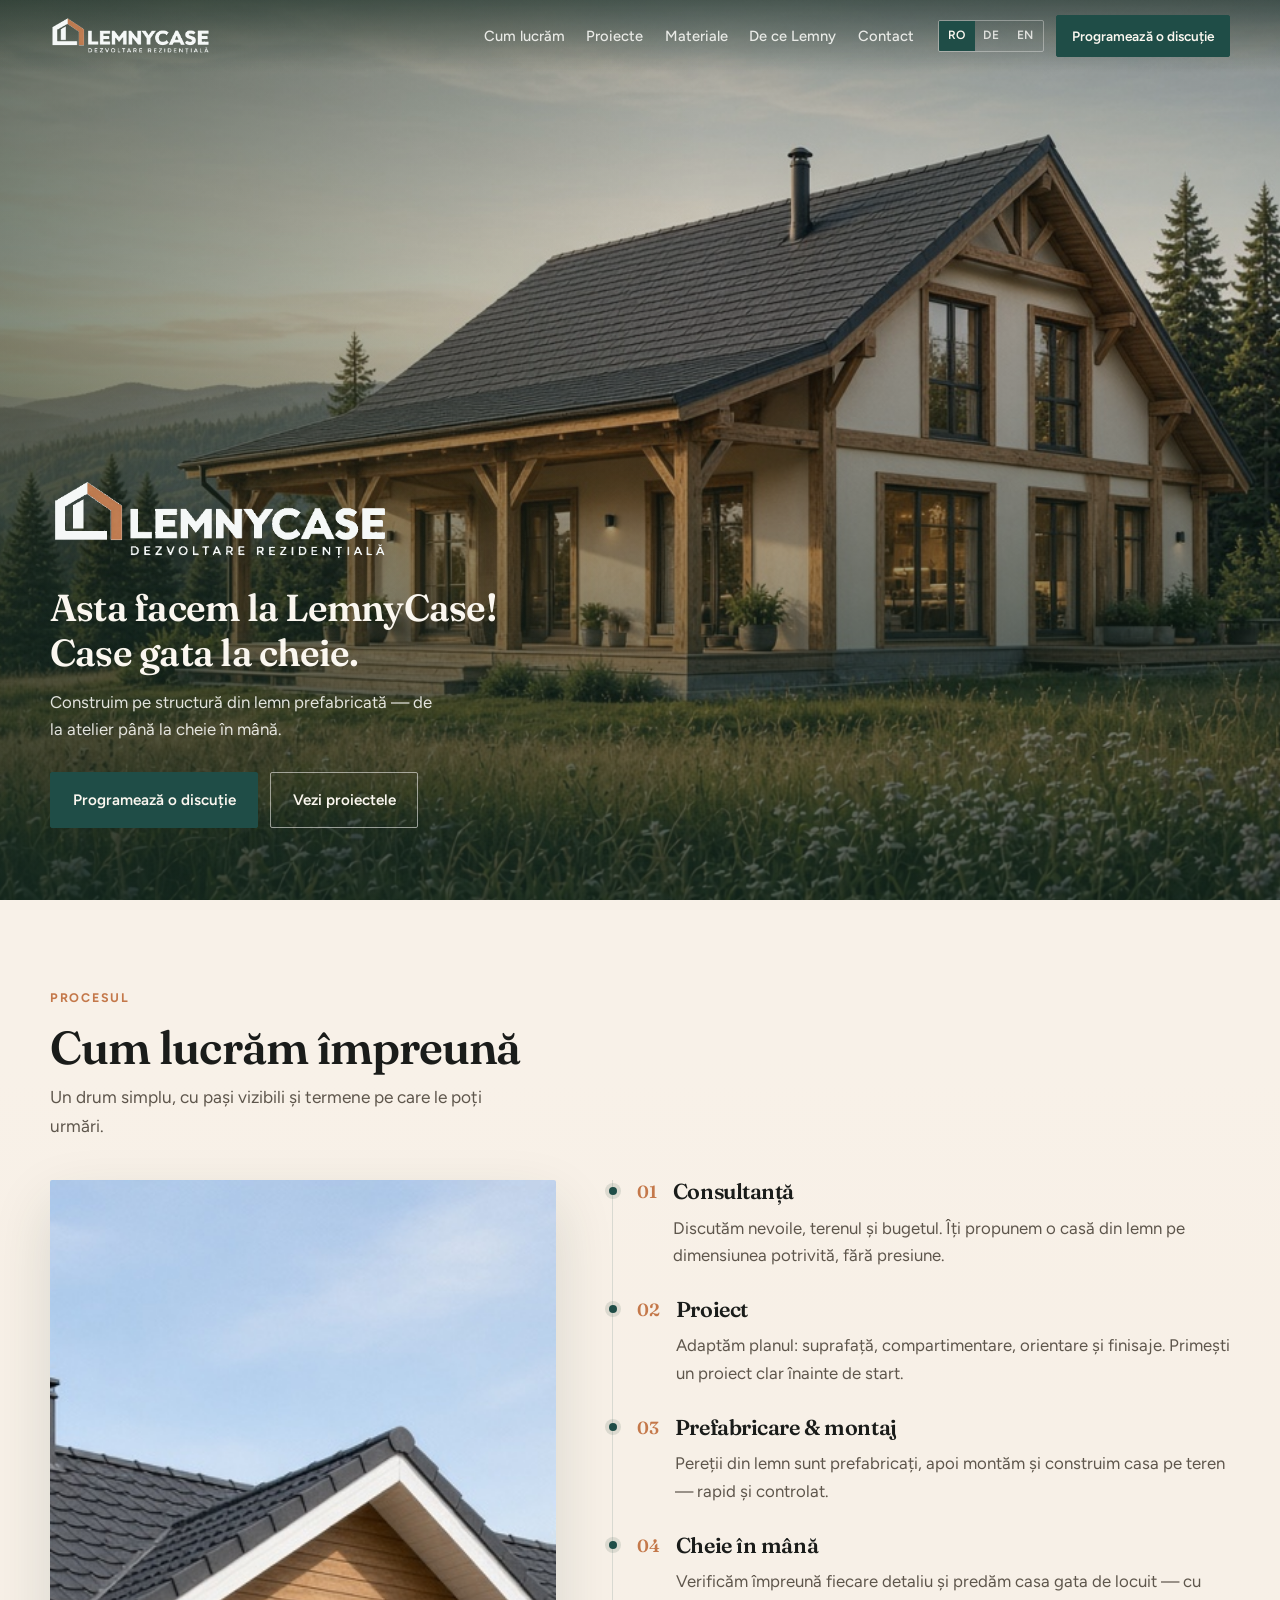
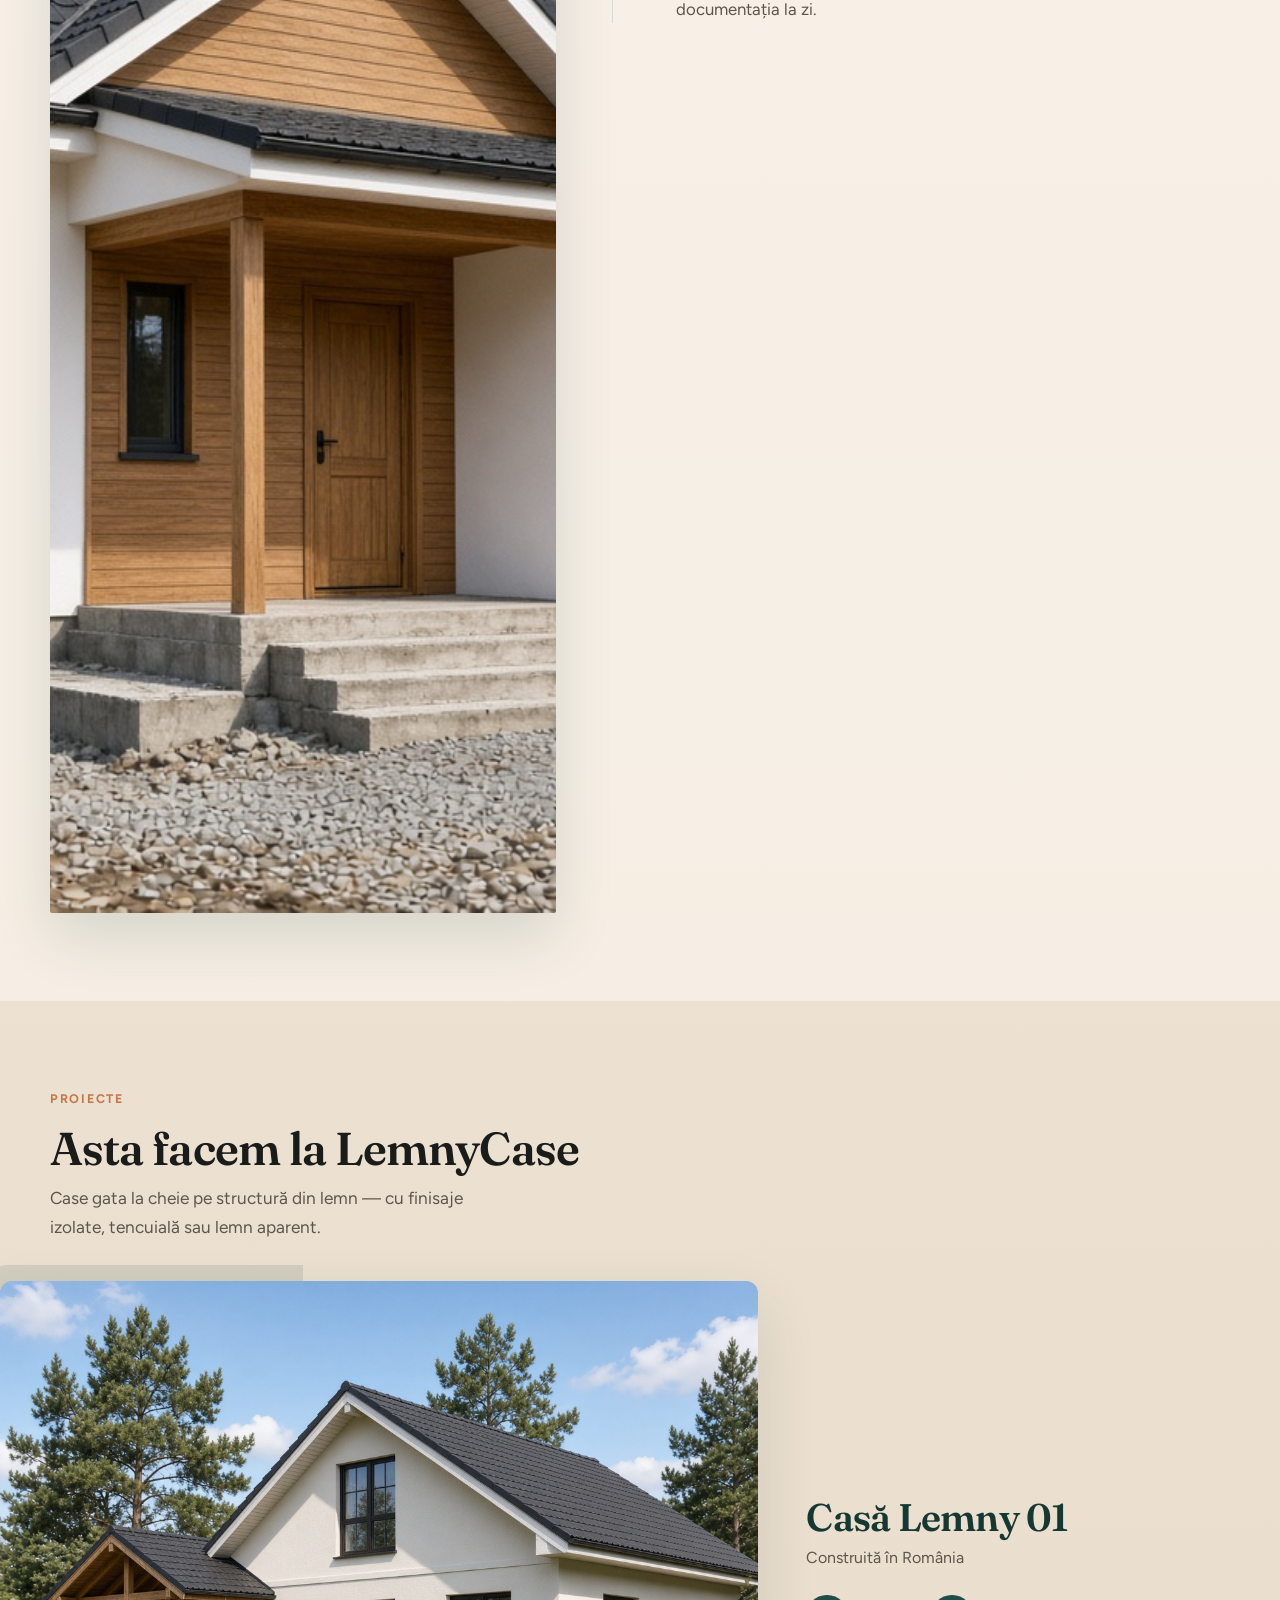
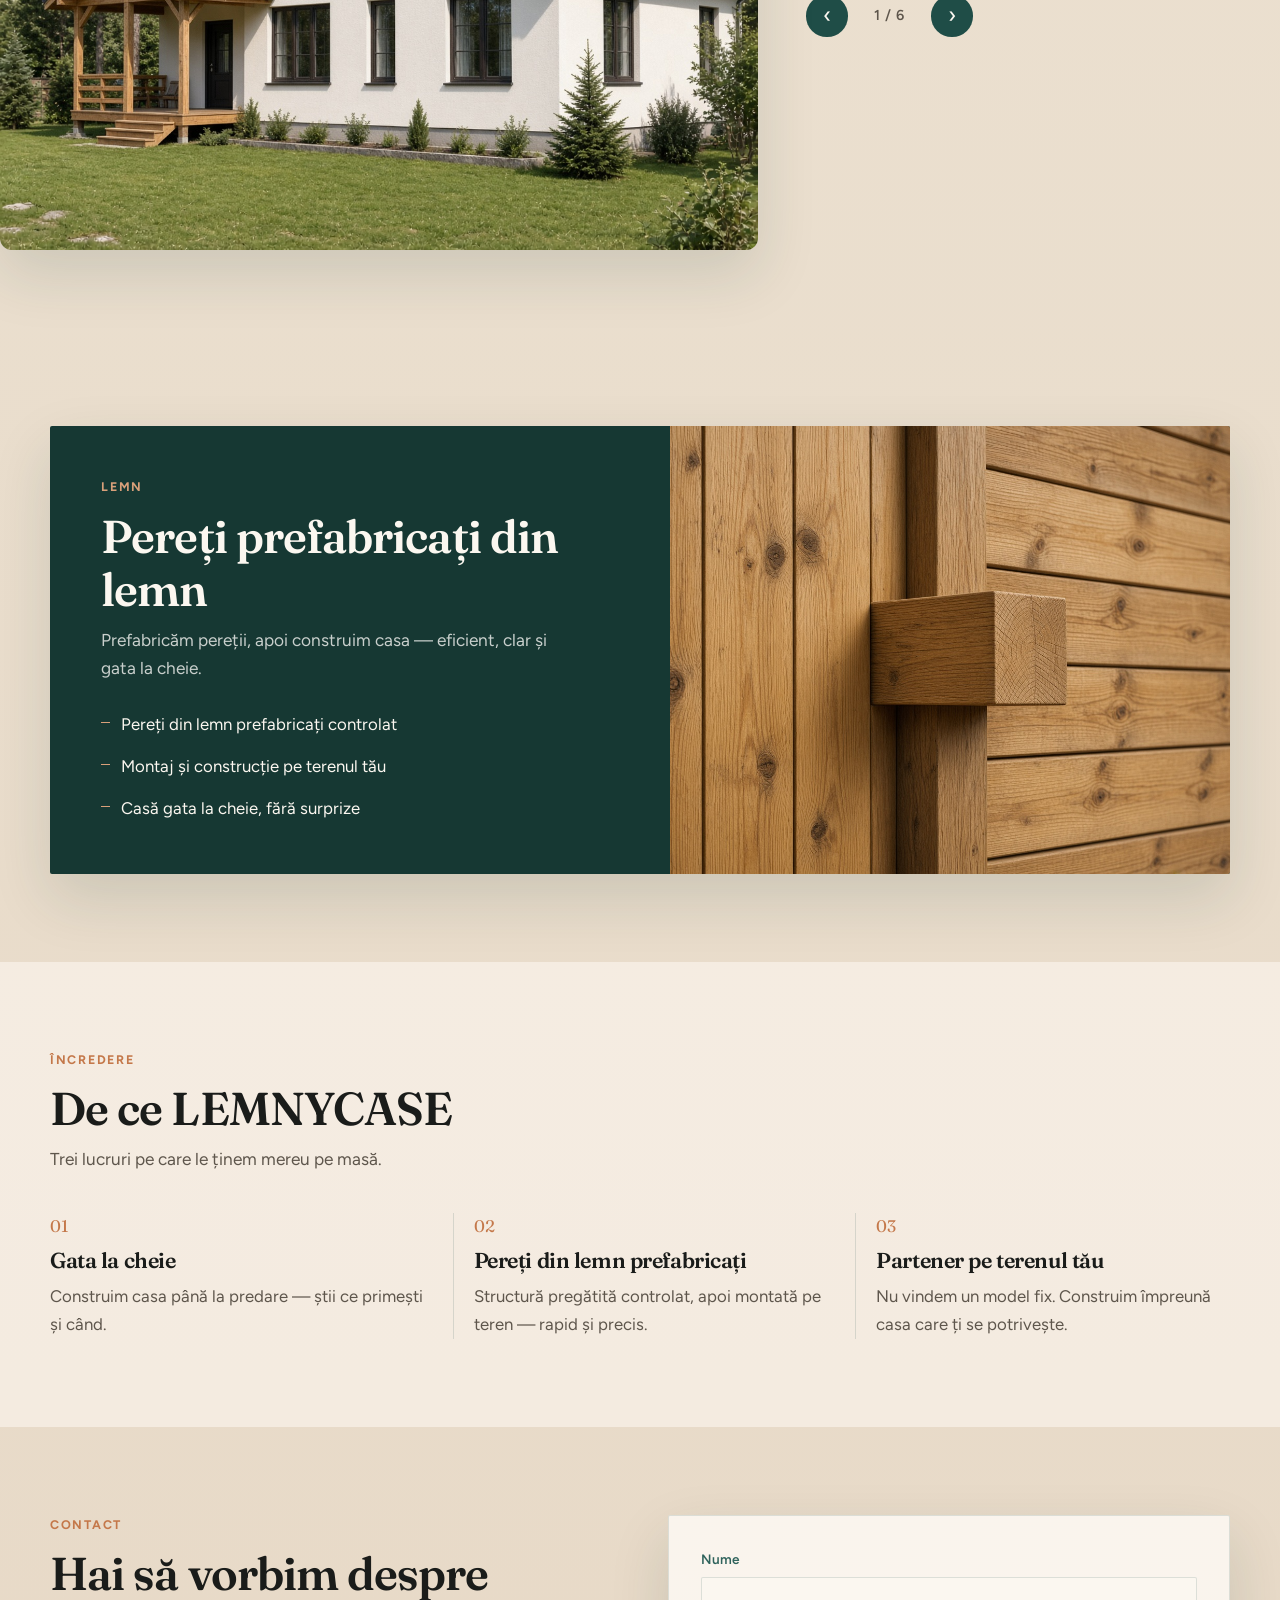
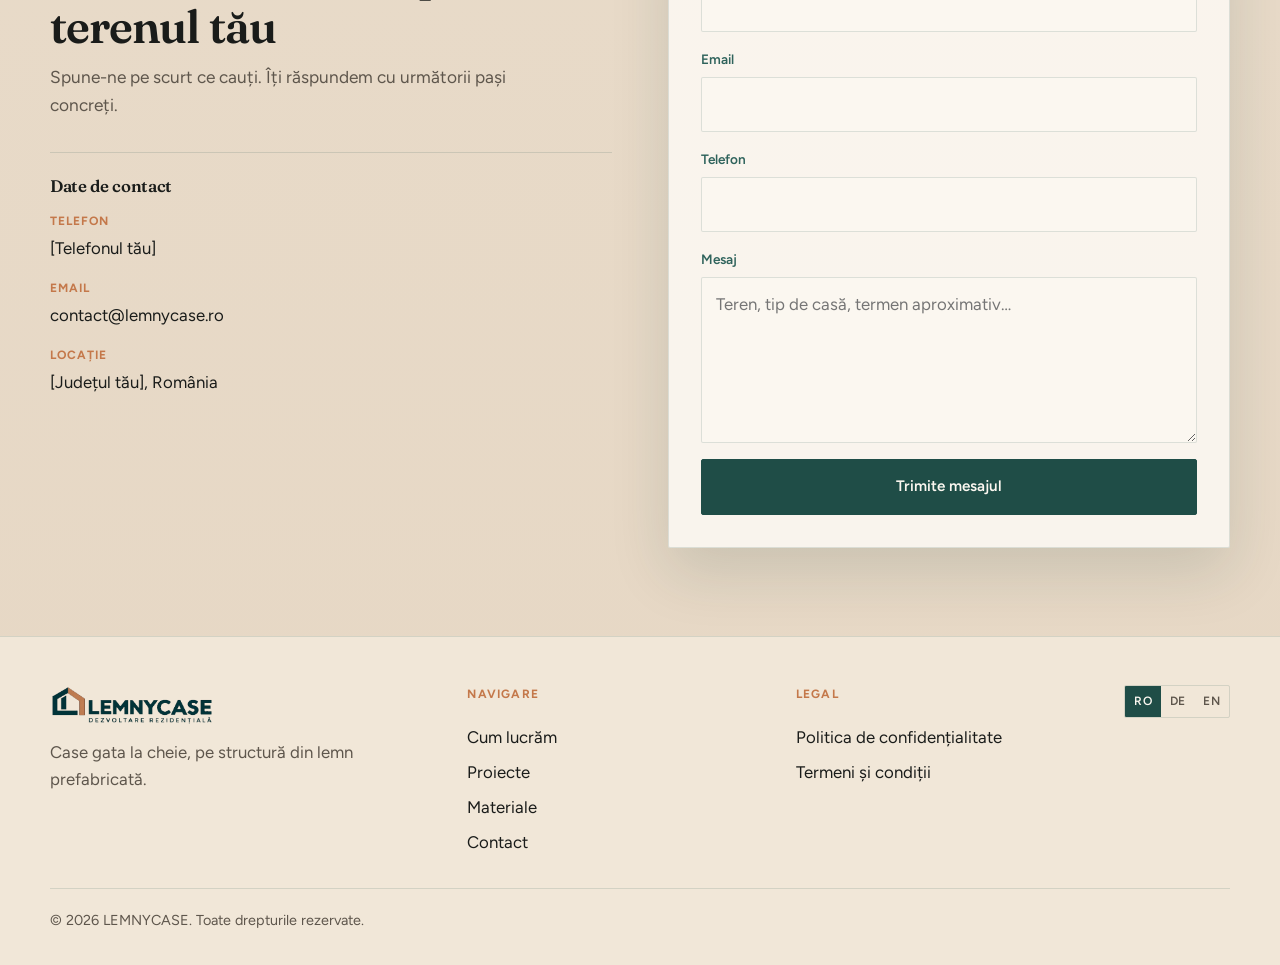
<file: index.html>
<!DOCTYPE html>
<html lang="ro">
<head>
  <meta charset="UTF-8" />
  <meta name="viewport" content="width=device-width, initial-scale=1" />
  <title>LEMNYCASE — Case gata la cheie din lemn prefabricat | România</title>
  <meta name="description" content="LEMNYCASE construiește case gata la cheie pe structură din lemn prefabricată în România. De la consultanță și proiect până la montaj și predare." />
  <meta name="keywords" content="case din lemn, case prefabricate, case gata la cheie, casă lemn România, structură lemn, LEMNYCASE, lemnycase.ro" />
  <meta name="author" content="LEMNYCASE" />
  <meta name="robots" content="index, follow, max-image-preview:large" />
  <meta name="theme-color" content="#1f4d47" />
  <meta name="geo.region" content="RO" />
  <link rel="canonical" href="https://lemnycase.ro/" />
  <link rel="alternate" hreflang="ro" href="https://lemnycase.ro/" />
  <link rel="alternate" hreflang="x-default" href="https://lemnycase.ro/" />

  <meta property="og:type" content="website" />
  <meta property="og:site_name" content="LEMNYCASE" />
  <meta property="og:locale" content="ro_RO" />
  <meta property="og:locale:alternate" content="de_DE" />
  <meta property="og:locale:alternate" content="en_US" />
  <meta property="og:url" content="https://lemnycase.ro/" />
  <meta property="og:title" content="LEMNYCASE — Case gata la cheie din lemn prefabricat" />
  <meta property="og:description" content="Case gata la cheie pe structură din lemn prefabricată în România. De la atelier până la cheie în mână." />
  <meta property="og:image" content="https://lemnycase.ro/assets/images/hero.jpg" />
  <meta property="og:image:alt" content="Casă LEMNYCASE pe structură din lemn" />

  <meta name="twitter:card" content="summary_large_image" />
  <meta name="twitter:title" content="LEMNYCASE — Case gata la cheie din lemn prefabricat" />
  <meta name="twitter:description" content="Case gata la cheie pe structură din lemn prefabricată în România. De la atelier până la cheie în mână." />
  <meta name="twitter:image" content="https://lemnycase.ro/assets/images/hero.jpg" />

  <link rel="icon" href="favicon.ico" sizes="any" />
  <link rel="icon" type="image/png" href="assets/brand/favicon-32.png" sizes="32x32" />
  <link rel="apple-touch-icon" href="assets/brand/apple-touch-icon.png" />
  <link rel="manifest" href="site.webmanifest" />
  <link rel="preconnect" href="https://fonts.googleapis.com" />
  <link rel="preconnect" href="https://fonts.gstatic.com" crossorigin />
  <link href="https://fonts.googleapis.com/css2?family=Figtree:wght@400;500;600;700&family=Fraunces:opsz,wght@9..144,500;9..144,600;9..144,700&display=swap" rel="stylesheet" />
  <link rel="stylesheet" href="css/styles.css" />

  <script type="application/ld+json">
  {
    "@context": "https://schema.org",
    "@graph": [
      {
        "@type": "WebSite",
        "@id": "https://lemnycase.ro/#website",
        "url": "https://lemnycase.ro/",
        "name": "LEMNYCASE",
        "description": "Case gata la cheie pe structură din lemn prefabricată în România.",
        "inLanguage": ["ro", "de", "en"],
        "publisher": { "@id": "https://lemnycase.ro/#organization" }
      },
      {
        "@type": "Organization",
        "@id": "https://lemnycase.ro/#organization",
        "name": "LEMNYCASE",
        "url": "https://lemnycase.ro/",
        "logo": "https://lemnycase.ro/assets/brand/logo.png",
        "email": "contact@lemnycase.ro",
        "areaServed": {
          "@type": "Country",
          "name": "Romania"
        },
        "description": "Construim case gata la cheie pe structură din lemn prefabricată."
      },
      {
        "@type": "WebPage",
        "@id": "https://lemnycase.ro/#webpage",
        "url": "https://lemnycase.ro/",
        "name": "LEMNYCASE — Case gata la cheie din lemn prefabricat",
        "isPartOf": { "@id": "https://lemnycase.ro/#website" },
        "about": { "@id": "https://lemnycase.ro/#organization" },
        "description": "LEMNYCASE construiește case gata la cheie pe structură din lemn prefabricată în România.",
        "inLanguage": "ro"
      }
    ]
  }
  </script>
</head>
<body>
  <a class="skip-link" href="#main">Skip to content</a>

  <header class="site-header" id="top">
    <div class="header-inner">
      <a class="logo" href="#top" aria-label="LEMNYCASE">
        <img class="logo-img logo-img-light" src="assets/brand/logo-light.png" alt="LEMNYCASE" width="220" height="56" />
        <img class="logo-img logo-img-dark" src="assets/brand/logo.png" alt="LEMNYCASE" width="220" height="56" />
      </a>

      <nav class="nav" aria-label="Primary">
        <a href="#process" data-i18n="nav.process">Cum lucrăm</a>
        <a href="#homes" data-i18n="nav.homes">Proiecte</a>
        <a href="#materials" data-i18n="nav.materials">Materiale</a>
        <a href="#why" data-i18n="nav.why">De ce Lemny</a>
        <a href="#contact" data-i18n="nav.contact">Contact</a>
      </nav>

      <div class="header-actions">
        <div class="lang-switch" role="group" aria-label="Language">
          <button type="button" data-lang-btn="ro" aria-pressed="true">RO</button>
          <button type="button" data-lang-btn="de" aria-pressed="false">DE</button>
          <button type="button" data-lang-btn="en" aria-pressed="false">EN</button>
        </div>
        <a class="btn btn-small header-cta" href="#contact" data-i18n="nav.cta">Programează o discuție</a>
        <button class="nav-toggle" type="button" aria-expanded="false" aria-controls="mobile-nav" aria-label="Menu">
          <span></span><span></span>
        </button>
      </div>
    </div>

    <div class="mobile-nav" id="mobile-nav" hidden>
      <a href="#process" data-i18n="nav.process">Cum lucrăm</a>
      <a href="#homes" data-i18n="nav.homes">Proiecte</a>
      <a href="#materials" data-i18n="nav.materials">Materiale</a>
      <a href="#why" data-i18n="nav.why">De ce Lemny</a>
      <a href="#contact" data-i18n="nav.contact">Contact</a>
      <a class="btn" href="#contact" data-i18n="nav.cta">Programează o discuție</a>
    </div>
  </header>

  <main id="main">
    <section class="hero" aria-label="LEMNYCASE">
      <div class="hero-media" aria-hidden="true">
        <img src="assets/images/hero.jpg" alt="" width="2000" height="1333" fetchpriority="high" />
      </div>
      <div class="hero-veil" aria-hidden="true"></div>
      <div class="hero-content">
        <img class="hero-logo" src="assets/brand/logo-light.png" alt="LEMNYCASE" width="320" height="81" />
        <h1 data-i18n="hero.headline">Asta facem la LemnyCase! Case gata la cheie.</h1>
        <p class="hero-sub" data-i18n="hero.sub">Construim pe structură din lemn prefabricată — de la atelier până la cheie în mână.</p>
        <div class="hero-actions">
          <a class="btn" href="#contact" data-i18n="hero.ctaPrimary">Programează o discuție</a>
          <a class="btn btn-ghost" href="#homes" data-i18n="hero.ctaSecondary">Vezi proiectele</a>
        </div>
      </div>
    </section>

    <section class="section process" id="process">
      <div class="section-intro reveal">
        <p class="eyebrow" data-i18n="process.eyebrow">Procesul</p>
        <h2 data-i18n="process.title">Cum lucrăm împreună</h2>
        <p class="lede" data-i18n="process.sub">Un drum simplu, cu pași vizibili și termene pe care le poți urmări.</p>
      </div>

      <div class="process-layout">
        <div class="process-visual reveal">
          <img src="assets/images/process.jpg" alt="" width="2000" height="1333" loading="lazy" />
        </div>
        <ol class="timeline">
          <li class="reveal">
            <span class="step-num">01</span>
            <div>
              <h3 data-i18n="process.step1.title">Consultanță</h3>
              <p data-i18n="process.step1.text">Discutăm nevoile, terenul și bugetul. Îți propunem o casă din lemn pe dimensiunea potrivită, fără presiune.</p>
            </div>
          </li>
          <li class="reveal">
            <span class="step-num">02</span>
            <div>
              <h3 data-i18n="process.step2.title">Proiect</h3>
              <p data-i18n="process.step2.text">Adaptăm planul: suprafață, compartimentare, orientare și finisaje. Primești un proiect clar înainte de start.</p>
            </div>
          </li>
          <li class="reveal">
            <span class="step-num">03</span>
            <div>
              <h3 data-i18n="process.step3.title">Prefabricare & montaj</h3>
              <p data-i18n="process.step3.text">Pereții din lemn sunt prefabricați, apoi montăm și construim casa pe teren — rapid și controlat.</p>
            </div>
          </li>
          <li class="reveal">
            <span class="step-num">04</span>
            <div>
              <h3 data-i18n="process.step4.title">Cheie în mână</h3>
              <p data-i18n="process.step4.text">Verificăm împreună fiecare detaliu și predăm casa gata de locuit — cu documentația la zi.</p>
            </div>
          </li>
        </ol>
      </div>
    </section>

    <section class="section homes" id="homes">
      <div class="section-intro reveal">
        <p class="eyebrow" data-i18n="homes.eyebrow">Proiecte</p>
        <h2 data-i18n="homes.title">Asta facem la LemnyCase</h2>
        <p class="lede" data-i18n="homes.sub">Case gata la cheie pe structură din lemn — cu finisaje izolate, tencuială sau lemn aparent.</p>
      </div>

      <div class="project-showcase reveal" data-project-showcase>
        <div class="project-main">
          <div class="project-accent" aria-hidden="true"></div>
          <img class="project-main-img" src="assets/images/project-1.jpg" alt="" width="2000" height="1333" data-project-main />
        </div>
        <div class="project-side">
          <h3 class="project-name" data-project-name>Casă Lemny 01</h3>
          <p class="project-place" data-project-place>Construită în România</p>
          <div class="project-controls">
            <button type="button" class="project-nav" data-project-prev aria-label="Previous">‹</button>
            <p class="project-count" data-project-count>1 / 6</p>
            <button type="button" class="project-nav" data-project-next aria-label="Next">›</button>
          </div>
        </div>
      </div>
    </section>

    <section class="section materials" id="materials">
      <div class="materials-panel reveal">
        <div class="materials-copy">
          <p class="eyebrow" data-i18n="materials.eyebrow">Lemn</p>
          <h2 data-i18n="materials.title">Pereți prefabricați din lemn</h2>
          <p class="lede" data-i18n="materials.sub">Prefabricăm pereții, apoi construim casa — eficient, clar și gata la cheie.</p>
          <ul class="materials-list">
            <li data-i18n="materials.point1">Pereți din lemn prefabricați controlat</li>
            <li data-i18n="materials.point2">Montaj și construcție pe terenul tău</li>
            <li data-i18n="materials.point3">Casă gata la cheie, fără surprize</li>
          </ul>
        </div>
        <div class="materials-media" aria-hidden="true">
          <img src="assets/images/materials.jpg" alt="" width="1800" height="1200" loading="lazy" />
        </div>
      </div>
    </section>

    <section class="section why" id="why">
      <div class="section-intro reveal">
        <p class="eyebrow" data-i18n="why.eyebrow">Încredere</p>
        <h2 data-i18n="why.title">De ce LEMNYCASE</h2>
        <p class="lede" data-i18n="why.sub">Trei lucruri pe care le ținem mereu pe masă.</p>
      </div>
      <div class="why-list">
        <div class="why-item reveal">
          <span class="why-index">01</span>
          <h3 data-i18n="why.item1.title">Gata la cheie</h3>
          <p data-i18n="why.item1.text">Construim casa până la predare — știi ce primești și când.</p>
        </div>
        <div class="why-item reveal">
          <span class="why-index">02</span>
          <h3 data-i18n="why.item2.title">Pereți din lemn prefabricați</h3>
          <p data-i18n="why.item2.text">Structură pregătită controlat, apoi montată pe teren — rapid și precis.</p>
        </div>
        <div class="why-item reveal">
          <span class="why-index">03</span>
          <h3 data-i18n="why.item3.title">Partener pe terenul tău</h3>
          <p data-i18n="why.item3.text">Nu vindem un model fix. Construim împreună casa care ți se potrivește.</p>
        </div>
      </div>
    </section>

    <section class="section contact" id="contact">
      <div class="contact-grid">
        <div class="contact-intro reveal">
          <p class="eyebrow" data-i18n="contact.eyebrow">Contact</p>
          <h2 data-i18n="contact.title">Hai să vorbim despre terenul tău</h2>
          <p class="lede" data-i18n="contact.sub">Spune-ne pe scurt ce cauți. Îți răspundem cu următorii pași concreți.</p>

          <div class="contact-details">
            <h3 data-i18n="contact.infoTitle">Date de contact</h3>
            <dl>
              <div>
                <dt data-i18n="contact.phoneLabel">Telefon</dt>
                <dd data-i18n="contact.phoneValue">[Telefonul tău]</dd>
              </div>
              <div>
                <dt data-i18n="contact.emailLabel">Email</dt>
                <dd><a href="mailto:contact@lemnycase.ro" data-i18n="contact.emailValue">contact@lemnycase.ro</a></dd>
              </div>
              <div>
                <dt data-i18n="contact.locationLabel">Locație</dt>
                <dd data-i18n="contact.locationValue">[Județul tău], România</dd>
              </div>
            </dl>
          </div>
        </div>

        <form class="contact-form reveal" id="contact-form" novalidate>
          <label>
            <span data-i18n="contact.name">Nume</span>
            <input type="text" name="name" required autocomplete="name" />
          </label>
          <label>
            <span data-i18n="contact.email">Email</span>
            <input type="email" name="email" required autocomplete="email" />
          </label>
          <label>
            <span data-i18n="contact.phone">Telefon</span>
            <input type="tel" name="phone" autocomplete="tel" />
          </label>
          <label>
            <span data-i18n="contact.message">Mesaj</span>
            <textarea name="message" rows="5" required data-i18n-placeholder="contact.messagePlaceholder" placeholder="Teren, tip de casă, termen aproximativ…"></textarea>
          </label>
          <button class="btn" type="submit" data-i18n="contact.submit">Trimite mesajul</button>
          <p class="form-status" id="form-status" role="status" hidden></p>
        </form>
      </div>
    </section>
  </main>

  <footer class="site-footer">
    <div class="footer-inner">
      <div class="footer-brand">
        <a class="logo" href="#top" aria-label="LEMNYCASE">
          <img class="logo-img" src="assets/brand/logo.png" alt="LEMNYCASE" width="220" height="56" />
        </a>
        <p data-i18n="footer.tagline">Case gata la cheie, pe structură din lemn prefabricată.</p>
      </div>
      <div class="footer-nav">
        <p class="footer-heading" data-i18n="footer.nav">Navigare</p>
        <a href="#process" data-i18n="nav.process">Cum lucrăm</a>
        <a href="#homes" data-i18n="nav.homes">Proiecte</a>
        <a href="#materials" data-i18n="nav.materials">Materiale</a>
        <a href="#contact" data-i18n="nav.contact">Contact</a>
      </div>
      <div class="footer-nav">
        <p class="footer-heading" data-i18n="footer.legal">Legal</p>
        <a href="politica-confidentialitate.html" data-i18n="footer.privacy">Politica de confidențialitate</a>
        <a href="termeni-conditii.html" data-i18n="footer.terms">Termeni și condiții</a>
      </div>
      <div class="footer-lang">
        <div class="lang-switch" role="group" aria-label="Language">
          <button type="button" data-lang-btn="ro">RO</button>
          <button type="button" data-lang-btn="de">DE</button>
          <button type="button" data-lang-btn="en">EN</button>
        </div>
      </div>
    </div>
    <p class="footer-copy"><span>© <span id="year"></span> LEMNYCASE.</span> <span data-i18n="footer.rights">Toate drepturile rezervate.</span></p>
  </footer>

  <script src="js/i18n.js"></script>
  <script src="js/legal-i18n.js"></script>
  <script src="js/main.js"></script>
</body>
</html>
</file>
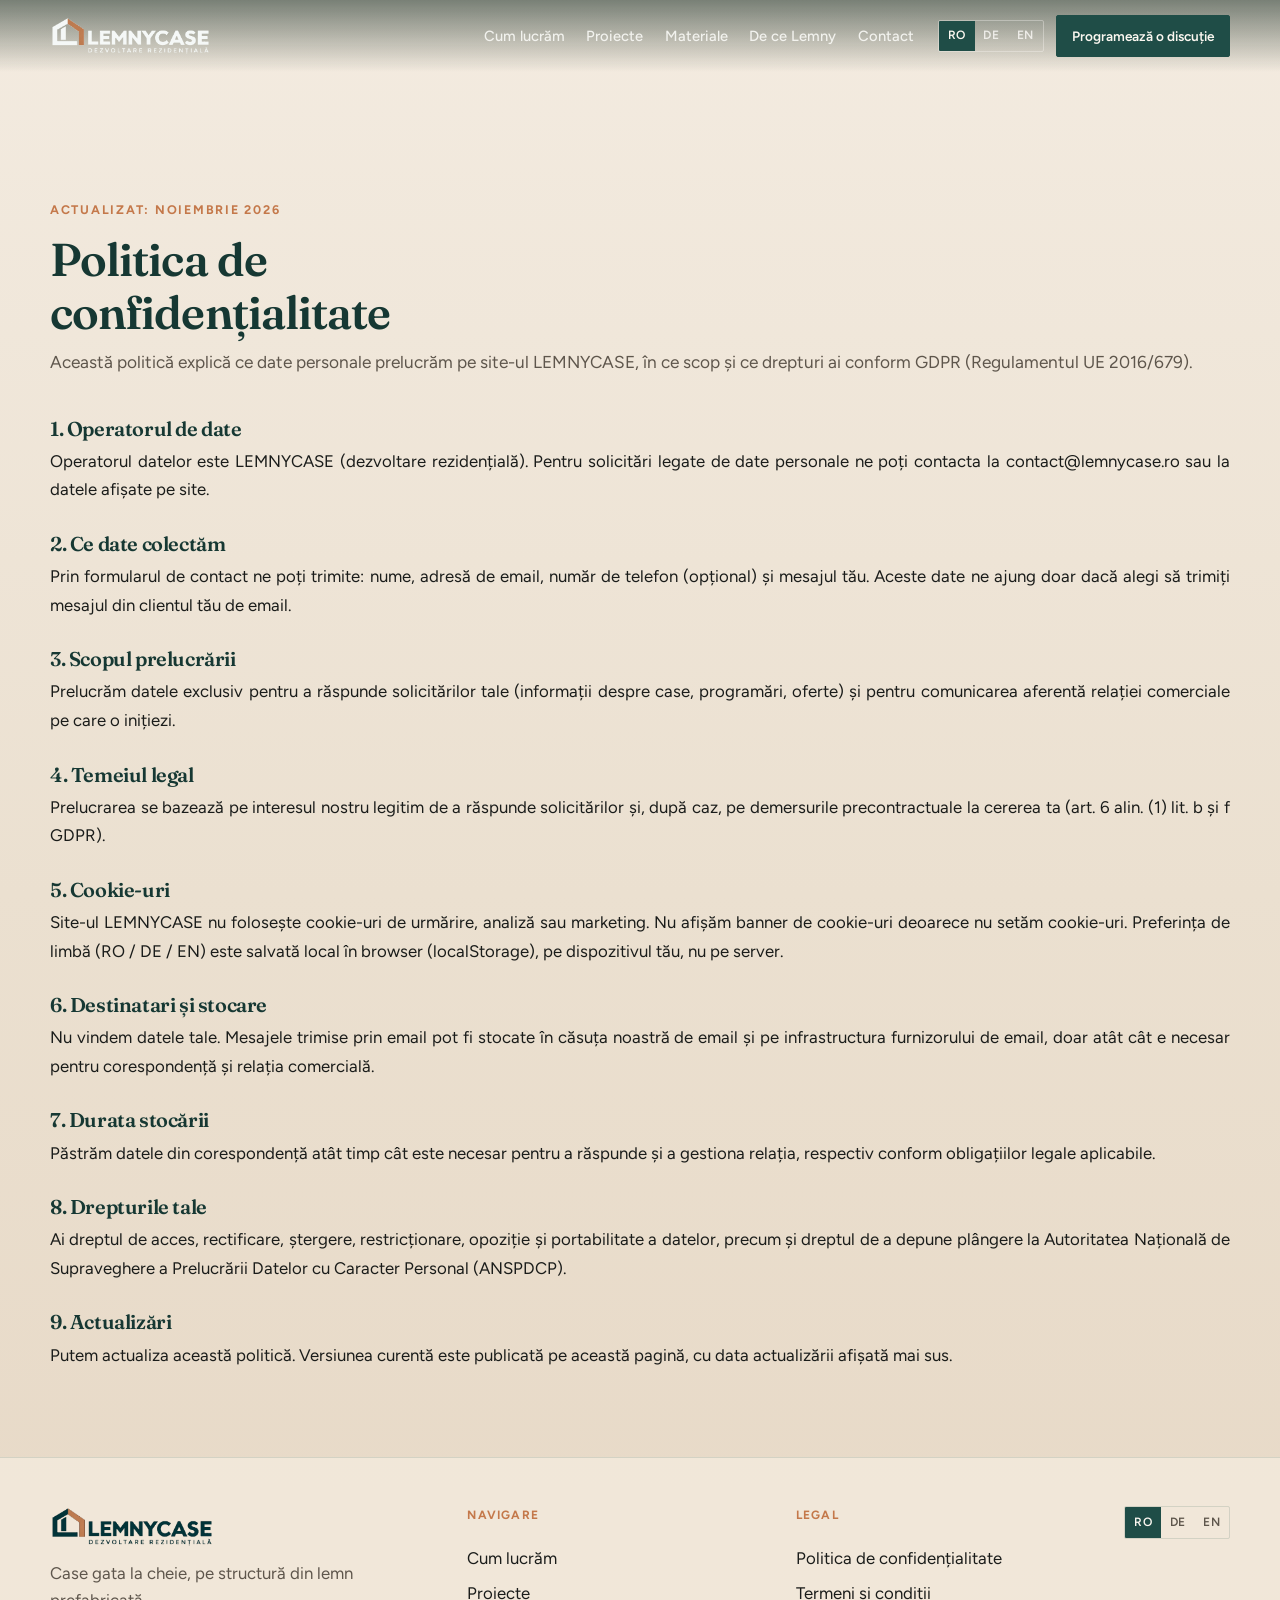
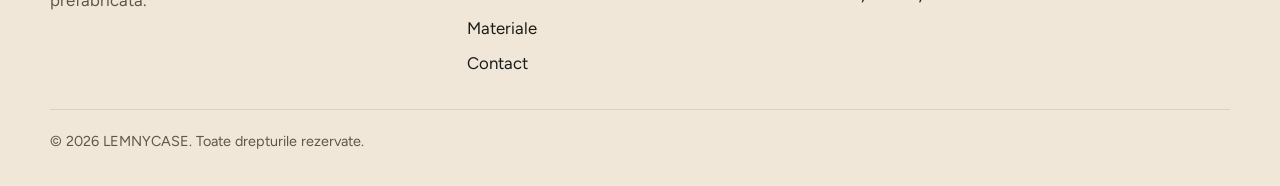
<file: politica-confidentialitate.html>
<!DOCTYPE html>
<html lang="ro">
<head>
  <meta charset="UTF-8" />
  <meta name="viewport" content="width=device-width, initial-scale=1" />
  <title>Politica de confidențialitate — LEMNYCASE</title>
  <meta name="description" content="Politica de confidențialitate LEMNYCASE: cum prelucrăm datele personale, GDPR, cookie-uri și drepturile tale." />
  <meta name="robots" content="index, follow" />
  <meta name="theme-color" content="#1f4d47" />
  <link rel="canonical" href="https://lemnycase.ro/politica-confidentialitate.html" />

  <meta property="og:type" content="website" />
  <meta property="og:site_name" content="LEMNYCASE" />
  <meta property="og:locale" content="ro_RO" />
  <meta property="og:url" content="https://lemnycase.ro/politica-confidentialitate.html" />
  <meta property="og:title" content="Politica de confidențialitate — LEMNYCASE" />
  <meta property="og:description" content="Politica de confidențialitate LEMNYCASE: cum prelucrăm datele personale, GDPR, cookie-uri și drepturile tale." />
  <meta property="og:image" content="https://lemnycase.ro/assets/images/hero.jpg" />

  <meta name="twitter:card" content="summary_large_image" />
  <meta name="twitter:title" content="Politica de confidențialitate — LEMNYCASE" />
  <meta name="twitter:description" content="Politica de confidențialitate LEMNYCASE: cum prelucrăm datele personale, GDPR, cookie-uri și drepturile tale." />
  <meta name="twitter:image" content="https://lemnycase.ro/assets/images/hero.jpg" />

  <link rel="icon" href="favicon.ico" sizes="any" />
  <link rel="icon" type="image/png" href="assets/brand/favicon-32.png" sizes="32x32" />
  <link rel="apple-touch-icon" href="assets/brand/apple-touch-icon.png" />
  <link rel="manifest" href="site.webmanifest" />
  <link rel="preconnect" href="https://fonts.googleapis.com" />
  <link rel="preconnect" href="https://fonts.gstatic.com" crossorigin />
  <link href="https://fonts.googleapis.com/css2?family=Figtree:wght@400;500;600;700&family=Fraunces:opsz,wght@9..144,500;9..144,600;9..144,700&display=swap" rel="stylesheet" />
  <link rel="stylesheet" href="css/styles.css" />
</head>
<body class="legal-page" data-title-key="privacy.metaTitle" data-desc-key="privacy.metaDesc">
  <a class="skip-link" href="#main">Skip to content</a>

  <header class="site-header is-scrolled" id="top">
    <div class="header-inner">
      <a class="logo" href="index.html" aria-label="LEMNYCASE">
        <img class="logo-img logo-img-light" src="assets/brand/logo-light.png" alt="LEMNYCASE" width="220" height="56" />
        <img class="logo-img logo-img-dark" src="assets/brand/logo.png" alt="LEMNYCASE" width="220" height="56" />
      </a>

      <nav class="nav" aria-label="Primary">
        <a href="index.html#process" data-i18n="nav.process">Cum lucrăm</a>
        <a href="index.html#homes" data-i18n="nav.homes">Proiecte</a>
        <a href="index.html#materials" data-i18n="nav.materials">Materiale</a>
        <a href="index.html#why" data-i18n="nav.why">De ce Lemny</a>
        <a href="index.html#contact" data-i18n="nav.contact">Contact</a>
      </nav>

      <div class="header-actions">
        <div class="lang-switch" role="group" aria-label="Language">
          <button type="button" data-lang-btn="ro" aria-pressed="true">RO</button>
          <button type="button" data-lang-btn="de" aria-pressed="false">DE</button>
          <button type="button" data-lang-btn="en" aria-pressed="false">EN</button>
        </div>
        <a class="btn btn-small header-cta" href="index.html#contact" data-i18n="nav.cta">Programează o discuție</a>
        <button class="nav-toggle" type="button" aria-expanded="false" aria-controls="mobile-nav" aria-label="Menu">
          <span></span><span></span>
        </button>
      </div>
    </div>

    <div class="mobile-nav" id="mobile-nav" hidden>
      <a href="index.html#process" data-i18n="nav.process">Cum lucrăm</a>
      <a href="index.html#homes" data-i18n="nav.homes">Proiecte</a>
      <a href="index.html#materials" data-i18n="nav.materials">Materiale</a>
      <a href="index.html#why" data-i18n="nav.why">De ce Lemny</a>
      <a href="index.html#contact" data-i18n="nav.contact">Contact</a>
      <a class="btn" href="index.html#contact" data-i18n="nav.cta">Programează o discuție</a>
    </div>
  </header>

  <main id="main">
    <section class="section legal">
      <div class="section-intro">
        <p class="eyebrow" data-i18n="legal.updated">Actualizat: noiembrie 2026</p>
        <h1 data-i18n="privacy.title">Politica de confidențialitate</h1>
        <p class="lede" data-i18n="privacy.intro">Această politică explică ce date personale prelucrăm pe site-ul LEMNYCASE, în ce scop și ce drepturi ai conform GDPR (Regulamentul UE 2016/679).</p>
      </div>

      <div class="legal-body">
        <article>
          <h2 data-i18n="privacy.s1.title">1. Operatorul de date</h2>
          <p data-i18n="privacy.s1.body">Operatorul datelor este LEMNYCASE (dezvoltare rezidențială). Pentru solicitări legate de date personale ne poți contacta la contact@lemnycase.ro sau la datele afișate pe site.</p>
        </article>
        <article>
          <h2 data-i18n="privacy.s2.title">2. Ce date colectăm</h2>
          <p data-i18n="privacy.s2.body">Prin formularul de contact ne poți trimite: nume, adresă de email, număr de telefon (opțional) și mesajul tău. Aceste date ne ajung doar dacă alegi să trimiți mesajul din clientul tău de email.</p>
        </article>
        <article>
          <h2 data-i18n="privacy.s3.title">3. Scopul prelucrării</h2>
          <p data-i18n="privacy.s3.body">Prelucrăm datele exclusiv pentru a răspunde solicitărilor tale (informații despre case, programări, oferte) și pentru comunicarea aferentă relației comerciale pe care o inițiezi.</p>
        </article>
        <article>
          <h2 data-i18n="privacy.s4.title">4. Temeiul legal</h2>
          <p data-i18n="privacy.s4.body">Prelucrarea se bazează pe interesul nostru legitim de a răspunde solicitărilor și, după caz, pe demersurile precontractuale la cererea ta (art. 6 alin. (1) lit. b și f GDPR).</p>
        </article>
        <article>
          <h2 data-i18n="privacy.s5.title">5. Cookie-uri</h2>
          <p data-i18n="privacy.s5.body">Site-ul LEMNYCASE nu folosește cookie-uri de urmărire, analiză sau marketing. Nu afișăm banner de cookie-uri deoarece nu setăm cookie-uri. Preferința de limbă (RO / DE / EN) este salvată local în browser (localStorage), pe dispozitivul tău, nu pe server.</p>
        </article>
        <article>
          <h2 data-i18n="privacy.s6.title">6. Destinatari și stocare</h2>
          <p data-i18n="privacy.s6.body">Nu vindem datele tale. Mesajele trimise prin email pot fi stocate în căsuța noastră de email și pe infrastructura furnizorului de email, doar atât cât e necesar pentru corespondență și relația comercială.</p>
        </article>
        <article>
          <h2 data-i18n="privacy.s7.title">7. Durata stocării</h2>
          <p data-i18n="privacy.s7.body">Păstrăm datele din corespondență atât timp cât este necesar pentru a răspunde și a gestiona relația, respectiv conform obligațiilor legale aplicabile.</p>
        </article>
        <article>
          <h2 data-i18n="privacy.s8.title">8. Drepturile tale</h2>
          <p data-i18n="privacy.s8.body">Ai dreptul de acces, rectificare, ștergere, restricționare, opoziție și portabilitate a datelor, precum și dreptul de a depune plângere la Autoritatea Națională de Supraveghere a Prelucrării Datelor cu Caracter Personal (ANSPDCP).</p>
        </article>
        <article>
          <h2 data-i18n="privacy.s9.title">9. Actualizări</h2>
          <p data-i18n="privacy.s9.body">Putem actualiza această politică. Versiunea curentă este publicată pe această pagină, cu data actualizării afișată mai sus.</p>
        </article>
      </div>
    </section>
  </main>

  <footer class="site-footer">
    <div class="footer-inner">
      <div class="footer-brand">
        <a class="logo" href="index.html" aria-label="LEMNYCASE">
          <img class="logo-img" src="assets/brand/logo.png" alt="LEMNYCASE" width="220" height="56" />
        </a>
        <p data-i18n="footer.tagline">Case gata la cheie, pe structură din lemn prefabricată.</p>
      </div>
      <div class="footer-nav">
        <p class="footer-heading" data-i18n="footer.nav">Navigare</p>
        <a href="index.html#process" data-i18n="nav.process">Cum lucrăm</a>
        <a href="index.html#homes" data-i18n="nav.homes">Proiecte</a>
        <a href="index.html#materials" data-i18n="nav.materials">Materiale</a>
        <a href="index.html#contact" data-i18n="nav.contact">Contact</a>
      </div>
      <div class="footer-nav">
        <p class="footer-heading" data-i18n="footer.legal">Legal</p>
        <a href="politica-confidentialitate.html" data-i18n="footer.privacy">Politica de confidențialitate</a>
        <a href="termeni-conditii.html" data-i18n="footer.terms">Termeni și condiții</a>
      </div>
      <div class="footer-lang">
        <div class="lang-switch" role="group" aria-label="Language">
          <button type="button" data-lang-btn="ro">RO</button>
          <button type="button" data-lang-btn="de">DE</button>
          <button type="button" data-lang-btn="en">EN</button>
        </div>
      </div>
    </div>
    <p class="footer-copy"><span>© <span id="year"></span> LEMNYCASE.</span> <span data-i18n="footer.rights">Toate drepturile rezervate.</span></p>
  </footer>

  <script src="js/i18n.js"></script>
  <script src="js/legal-i18n.js"></script>
  <script src="js/main.js"></script>
</body>
</html>
</file>
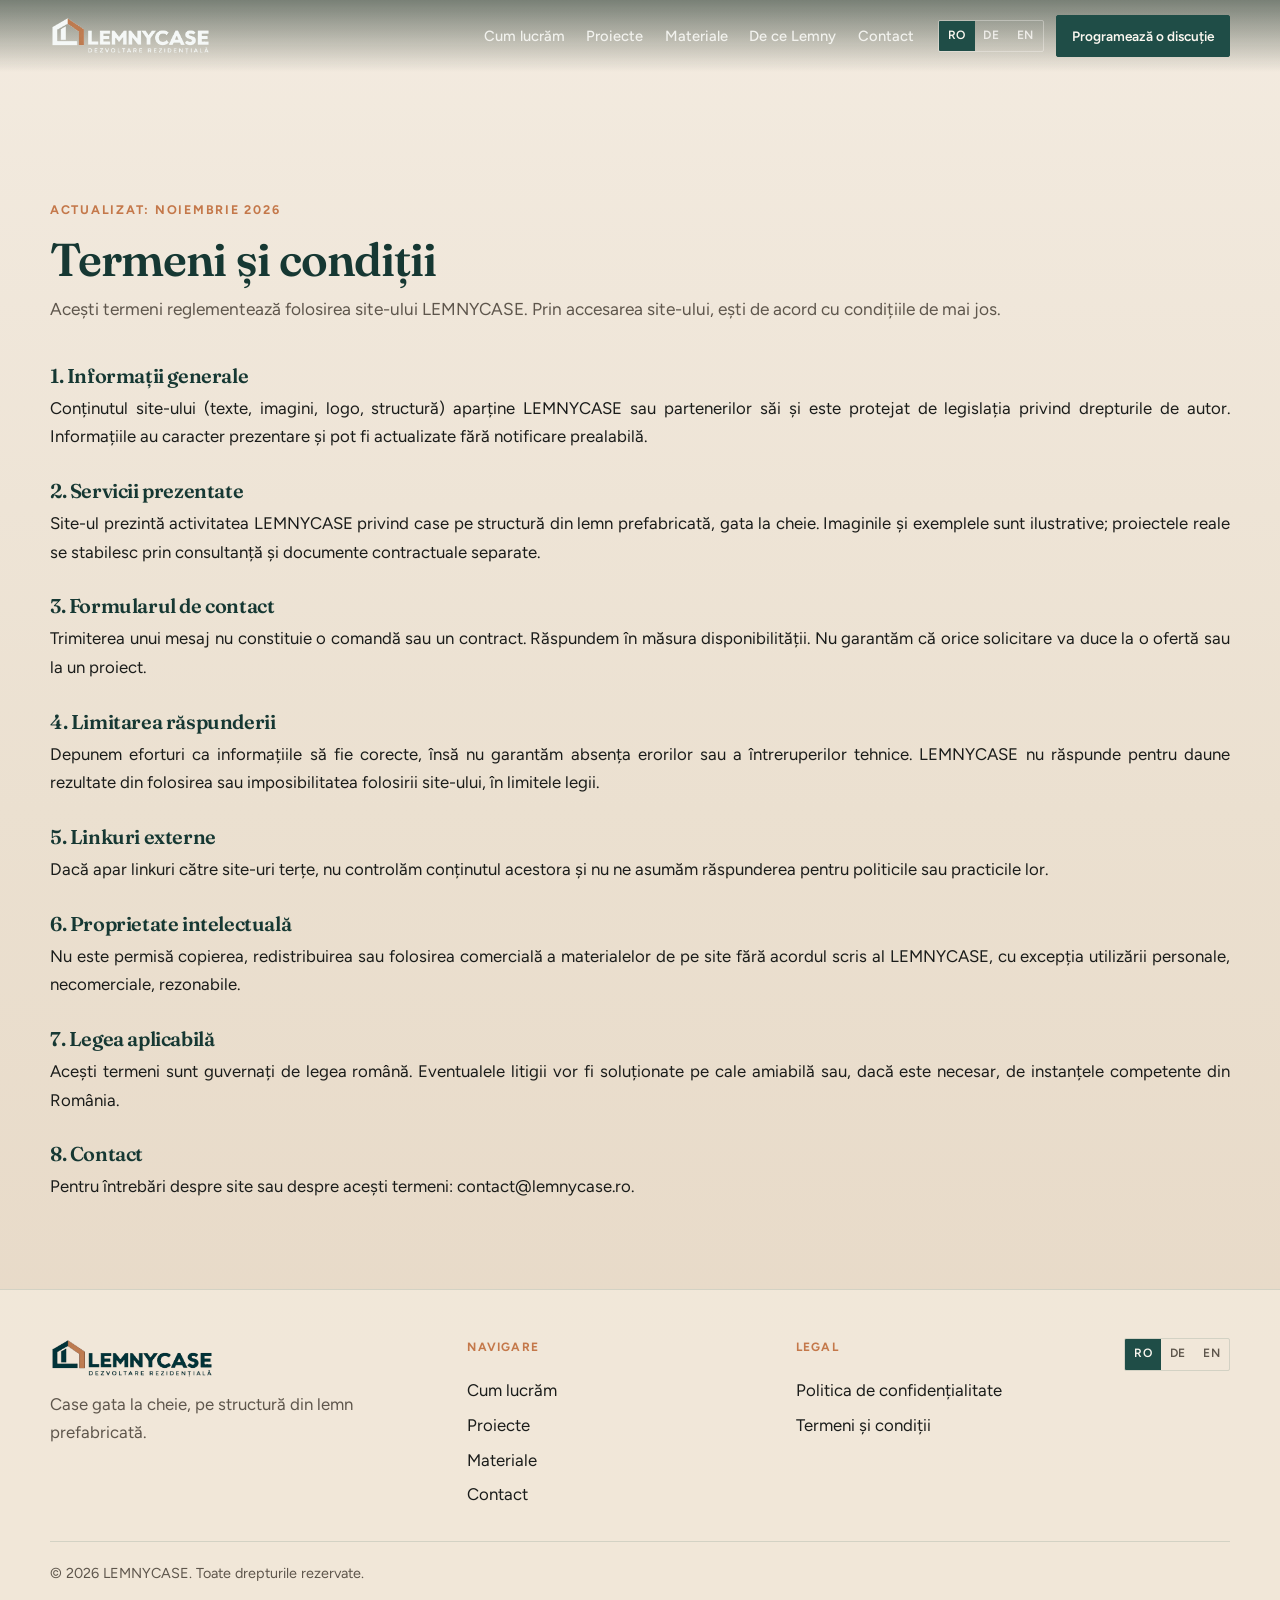
<file: termeni-conditii.html>
<!DOCTYPE html>
<html lang="ro">
<head>
  <meta charset="UTF-8" />
  <meta name="viewport" content="width=device-width, initial-scale=1" />
  <title>Termeni și condiții — LEMNYCASE</title>
  <meta name="description" content="Termeni și condiții pentru folosirea site-ului LEMNYCASE — case din lemn prefabricate, gata la cheie." />
  <meta name="robots" content="index, follow" />
  <meta name="theme-color" content="#1f4d47" />
  <link rel="canonical" href="https://lemnycase.ro/termeni-conditii.html" />

  <meta property="og:type" content="website" />
  <meta property="og:site_name" content="LEMNYCASE" />
  <meta property="og:locale" content="ro_RO" />
  <meta property="og:url" content="https://lemnycase.ro/termeni-conditii.html" />
  <meta property="og:title" content="Termeni și condiții — LEMNYCASE" />
  <meta property="og:description" content="Termeni și condiții pentru folosirea site-ului LEMNYCASE — case din lemn prefabricate, gata la cheie." />
  <meta property="og:image" content="https://lemnycase.ro/assets/images/hero.jpg" />

  <meta name="twitter:card" content="summary_large_image" />
  <meta name="twitter:title" content="Termeni și condiții — LEMNYCASE" />
  <meta name="twitter:description" content="Termeni și condiții pentru folosirea site-ului LEMNYCASE — case din lemn prefabricate, gata la cheie." />
  <meta name="twitter:image" content="https://lemnycase.ro/assets/images/hero.jpg" />

  <link rel="icon" href="favicon.ico" sizes="any" />
  <link rel="icon" type="image/png" href="assets/brand/favicon-32.png" sizes="32x32" />
  <link rel="apple-touch-icon" href="assets/brand/apple-touch-icon.png" />
  <link rel="manifest" href="site.webmanifest" />
  <link rel="preconnect" href="https://fonts.googleapis.com" />
  <link rel="preconnect" href="https://fonts.gstatic.com" crossorigin />
  <link href="https://fonts.googleapis.com/css2?family=Figtree:wght@400;500;600;700&family=Fraunces:opsz,wght@9..144,500;9..144,600;9..144,700&display=swap" rel="stylesheet" />
  <link rel="stylesheet" href="css/styles.css" />
</head>
<body class="legal-page" data-title-key="terms.metaTitle" data-desc-key="terms.metaDesc">
  <a class="skip-link" href="#main">Skip to content</a>

  <header class="site-header is-scrolled" id="top">
    <div class="header-inner">
      <a class="logo" href="index.html" aria-label="LEMNYCASE">
        <img class="logo-img logo-img-light" src="assets/brand/logo-light.png" alt="LEMNYCASE" width="220" height="56" />
        <img class="logo-img logo-img-dark" src="assets/brand/logo.png" alt="LEMNYCASE" width="220" height="56" />
      </a>

      <nav class="nav" aria-label="Primary">
        <a href="index.html#process" data-i18n="nav.process">Cum lucrăm</a>
        <a href="index.html#homes" data-i18n="nav.homes">Proiecte</a>
        <a href="index.html#materials" data-i18n="nav.materials">Materiale</a>
        <a href="index.html#why" data-i18n="nav.why">De ce Lemny</a>
        <a href="index.html#contact" data-i18n="nav.contact">Contact</a>
      </nav>

      <div class="header-actions">
        <div class="lang-switch" role="group" aria-label="Language">
          <button type="button" data-lang-btn="ro" aria-pressed="true">RO</button>
          <button type="button" data-lang-btn="de" aria-pressed="false">DE</button>
          <button type="button" data-lang-btn="en" aria-pressed="false">EN</button>
        </div>
        <a class="btn btn-small header-cta" href="index.html#contact" data-i18n="nav.cta">Programează o discuție</a>
        <button class="nav-toggle" type="button" aria-expanded="false" aria-controls="mobile-nav" aria-label="Menu">
          <span></span><span></span>
        </button>
      </div>
    </div>

    <div class="mobile-nav" id="mobile-nav" hidden>
      <a href="index.html#process" data-i18n="nav.process">Cum lucrăm</a>
      <a href="index.html#homes" data-i18n="nav.homes">Proiecte</a>
      <a href="index.html#materials" data-i18n="nav.materials">Materiale</a>
      <a href="index.html#why" data-i18n="nav.why">De ce Lemny</a>
      <a href="index.html#contact" data-i18n="nav.contact">Contact</a>
      <a class="btn" href="index.html#contact" data-i18n="nav.cta">Programează o discuție</a>
    </div>
  </header>

  <main id="main">
    <section class="section legal">
      <div class="section-intro">
        <p class="eyebrow" data-i18n="legal.updated">Actualizat: noiembrie 2026</p>
        <h1 data-i18n="terms.title">Termeni și condiții</h1>
        <p class="lede" data-i18n="terms.intro">Acești termeni reglementează folosirea site-ului LEMNYCASE. Prin accesarea site-ului, ești de acord cu condițiile de mai jos.</p>
      </div>

      <div class="legal-body">
        <article>
          <h2 data-i18n="terms.s1.title">1. Informații generale</h2>
          <p data-i18n="terms.s1.body">Conținutul site-ului (texte, imagini, logo, structură) aparține LEMNYCASE sau partenerilor săi și este protejat de legislația privind drepturile de autor. Informațiile au caracter prezentare și pot fi actualizate fără notificare prealabilă.</p>
        </article>
        <article>
          <h2 data-i18n="terms.s2.title">2. Servicii prezentate</h2>
          <p data-i18n="terms.s2.body">Site-ul prezintă activitatea LEMNYCASE privind case pe structură din lemn prefabricată, gata la cheie. Imaginile și exemplele sunt ilustrative; proiectele reale se stabilesc prin consultanță și documente contractuale separate.</p>
        </article>
        <article>
          <h2 data-i18n="terms.s3.title">3. Formularul de contact</h2>
          <p data-i18n="terms.s3.body">Trimiterea unui mesaj nu constituie o comandă sau un contract. Răspundem în măsura disponibilității. Nu garantăm că orice solicitare va duce la o ofertă sau la un proiect.</p>
        </article>
        <article>
          <h2 data-i18n="terms.s4.title">4. Limitarea răspunderii</h2>
          <p data-i18n="terms.s4.body">Depunem eforturi ca informațiile să fie corecte, însă nu garantăm absența erorilor sau a întreruperilor tehnice. LEMNYCASE nu răspunde pentru daune rezultate din folosirea sau imposibilitatea folosirii site-ului, în limitele legii.</p>
        </article>
        <article>
          <h2 data-i18n="terms.s5.title">5. Linkuri externe</h2>
          <p data-i18n="terms.s5.body">Dacă apar linkuri către site-uri terțe, nu controlăm conținutul acestora și nu ne asumăm răspunderea pentru politicile sau practicile lor.</p>
        </article>
        <article>
          <h2 data-i18n="terms.s6.title">6. Proprietate intelectuală</h2>
          <p data-i18n="terms.s6.body">Nu este permisă copierea, redistribuirea sau folosirea comercială a materialelor de pe site fără acordul scris al LEMNYCASE, cu excepția utilizării personale, necomerciale, rezonabile.</p>
        </article>
        <article>
          <h2 data-i18n="terms.s7.title">7. Legea aplicabilă</h2>
          <p data-i18n="terms.s7.body">Acești termeni sunt guvernați de legea română. Eventualele litigii vor fi soluționate pe cale amiabilă sau, dacă este necesar, de instanțele competente din România.</p>
        </article>
        <article>
          <h2 data-i18n="terms.s8.title">8. Contact</h2>
          <p data-i18n="terms.s8.body">Pentru întrebări despre site sau despre acești termeni: contact@lemnycase.ro.</p>
        </article>
      </div>
    </section>
  </main>

  <footer class="site-footer">
    <div class="footer-inner">
      <div class="footer-brand">
        <a class="logo" href="index.html" aria-label="LEMNYCASE">
          <img class="logo-img" src="assets/brand/logo.png" alt="LEMNYCASE" width="220" height="56" />
        </a>
        <p data-i18n="footer.tagline">Case gata la cheie, pe structură din lemn prefabricată.</p>
      </div>
      <div class="footer-nav">
        <p class="footer-heading" data-i18n="footer.nav">Navigare</p>
        <a href="index.html#process" data-i18n="nav.process">Cum lucrăm</a>
        <a href="index.html#homes" data-i18n="nav.homes">Proiecte</a>
        <a href="index.html#materials" data-i18n="nav.materials">Materiale</a>
        <a href="index.html#contact" data-i18n="nav.contact">Contact</a>
      </div>
      <div class="footer-nav">
        <p class="footer-heading" data-i18n="footer.legal">Legal</p>
        <a href="politica-confidentialitate.html" data-i18n="footer.privacy">Politica de confidențialitate</a>
        <a href="termeni-conditii.html" data-i18n="footer.terms">Termeni și condiții</a>
      </div>
      <div class="footer-lang">
        <div class="lang-switch" role="group" aria-label="Language">
          <button type="button" data-lang-btn="ro">RO</button>
          <button type="button" data-lang-btn="de">DE</button>
          <button type="button" data-lang-btn="en">EN</button>
        </div>
      </div>
    </div>
    <p class="footer-copy"><span>© <span id="year"></span> LEMNYCASE.</span> <span data-i18n="footer.rights">Toate drepturile rezervate.</span></p>
  </footer>

  <script src="js/i18n.js"></script>
  <script src="js/legal-i18n.js"></script>
  <script src="js/main.js"></script>
</body>
</html>
</file>
<file: css/styles.css>
:root {
  --forest: #1f4d47;
  --forest-deep: #163833;
  --moss: #2f635c;
  --wood: #c4784a;
  --wood-soft: #d9a07a;
  --amber: #c4784a;
  --stone: #ebe0d0;
  --stone-warm: #f4eadc;
  --stone-deep: #e2d2bc;
  --ink: #1a1c1a;
  --muted: #5e564c;
  --white: #fbf7f0;
  --line: rgba(31, 77, 71, 0.14);
  --shadow: 0 24px 60px rgba(22, 56, 51, 0.14);
  --radius: 2px;
  --font-display: "Fraunces", Georgia, serif;
  --font-body: "Figtree", system-ui, sans-serif;
  --header-h: 4.5rem;
  --ease: cubic-bezier(0.22, 1, 0.36, 1);
}

*,
*::before,
*::after {
  box-sizing: border-box;
}

html {
  scroll-behavior: smooth;
}

body {
  margin: 0;
  font-family: var(--font-body);
  font-size: 1.05rem;
  line-height: 1.65;
  color: var(--ink);
  background: linear-gradient(180deg, #f3ebe0 0%, #ebe0d0 50%, #e6d7c4 100%);
  min-height: 100vh;
  overflow-x: hidden;
}

main {
  position: relative;
  overflow-x: hidden;
}

body.nav-open {
  overflow: hidden;
}

img {
  max-width: 100%;
  display: block;
}

a {
  color: inherit;
  text-decoration: none;
}

button,
input,
textarea {
  font: inherit;
}

h1,
h2,
h3 {
  font-family: var(--font-display);
  font-weight: 600;
  line-height: 1.15;
  letter-spacing: -0.02em;
  margin: 0 0 0.6rem;
}

h1 {
  font-size: clamp(2.4rem, 5.5vw, 4.4rem);
  max-width: 14ch;
}

h2 {
  font-size: clamp(2rem, 3.6vw, 3.1rem);
  max-width: 18ch;
}

h3 {
  font-size: 1.35rem;
}

p {
  margin: 0 0 1rem;
}

.skip-link {
  position: absolute;
  left: 1rem;
  top: -3rem;
  background: var(--forest);
  color: var(--white);
  padding: 0.6rem 1rem;
  z-index: 100;
}

.skip-link:focus {
  top: 1rem;
}

.site-header {
  position: fixed;
  inset: 0 0 auto;
  z-index: 50;
  background: linear-gradient(180deg, rgba(20, 40, 31, 0.55), rgba(20, 40, 31, 0));
  transition: background 0.35s var(--ease), backdrop-filter 0.35s var(--ease), box-shadow 0.35s var(--ease);
}

.site-header.is-scrolled,
body.nav-open .site-header {
  background: rgba(251, 250, 247, 0.92);
  backdrop-filter: blur(14px);
  box-shadow: 0 1px 0 var(--line);
}

.header-inner {
  width: min(1180px, calc(100% - 1.5rem));
  margin: 0 auto;
  min-height: var(--header-h);
  display: flex;
  align-items: center;
  justify-content: space-between;
  gap: 0.75rem;
}

.logo {
  display: inline-flex;
  align-items: center;
  line-height: 0;
  flex: 0 1 auto;
  min-width: 0;
}

.logo-img {
  height: 2.1rem;
  width: auto;
  max-width: min(150px, 42vw);
  object-fit: contain;
  display: block;
}

.logo-img-dark {
  display: none;
}

.site-header.is-scrolled .logo-img-light,
body.nav-open .logo-img-light {
  display: none;
}

.site-header.is-scrolled .logo-img-dark,
body.nav-open .logo-img-dark {
  display: block;
}

.footer-brand .logo-img {
  height: 2.6rem;
}

.nav {
  display: none;
  gap: 1.35rem;
  margin-left: auto;
}

.nav a {
  color: rgba(251, 250, 247, 0.88);
  font-size: 0.92rem;
  font-weight: 500;
}

.site-header.is-scrolled .nav a {
  color: var(--muted);
}

.nav a:hover {
  color: var(--white);
}

.site-header.is-scrolled .nav a:hover {
  color: var(--forest);
}

.header-actions {
  margin-left: 0;
  display: flex;
  align-items: center;
  gap: 0.45rem;
  flex: 0 0 auto;
}

.lang-switch {
  display: inline-flex;
  border: 1px solid rgba(251, 250, 247, 0.35);
  border-radius: var(--radius);
  overflow: hidden;
}

.site-header.is-scrolled .lang-switch,
body.nav-open .lang-switch,
.site-footer .lang-switch {
  border-color: var(--line);
}

.lang-switch button {
  appearance: none;
  border: 0;
  background: transparent;
  color: rgba(251, 250, 247, 0.8);
  padding: 0.3rem 0.4rem;
  font-size: 0.7rem;
  font-weight: 600;
  letter-spacing: 0.04em;
  cursor: pointer;
}

.site-header.is-scrolled .lang-switch button,
body.nav-open .lang-switch button,
.site-footer .lang-switch button {
  color: var(--muted);
}

.lang-switch button.is-active {
  background: var(--forest);
  color: var(--white);
}

.site-header.is-scrolled .lang-switch button.is-active,
body.nav-open .lang-switch button.is-active,
.site-footer .lang-switch button.is-active {
  background: var(--forest);
  color: var(--white);
}

.btn.header-cta {
  display: none !important;
}

.nav-toggle {
  width: 2.5rem;
  height: 2.5rem;
  border: 0;
  background: transparent;
  display: grid;
  place-content: center;
  gap: 6px;
  cursor: pointer;
  padding: 0;
}

.nav-toggle span {
  display: block;
  width: 1.35rem;
  height: 2px;
  background: var(--white);
  transition: transform 0.3s var(--ease), background 0.3s;
}

.site-header.is-scrolled .nav-toggle span,
body.nav-open .nav-toggle span {
  background: var(--forest-deep);
}

.nav-toggle[aria-expanded="true"] span:first-child {
  transform: translateY(4px) rotate(45deg);
}

.nav-toggle[aria-expanded="true"] span:last-child {
  transform: translateY(-4px) rotate(-45deg);
}

.mobile-nav {
  display: grid;
  gap: 0.35rem;
  padding: 0.5rem 1.25rem 1.5rem;
  background: rgba(251, 250, 247, 0.98);
}

.mobile-nav[hidden] {
  display: none;
}

.mobile-nav a {
  padding: 0.85rem 0.4rem;
  border-bottom: 1px solid var(--line);
  color: var(--forest-deep);
  font-weight: 500;
}

.mobile-nav .btn {
  margin-top: 0.75rem;
  border-bottom: 0;
  text-align: center;
}

.btn {
  display: inline-flex;
  align-items: center;
  justify-content: center;
  gap: 0.5rem;
  padding: 0.9rem 1.35rem;
  background: var(--forest);
  color: var(--white);
  border: 1px solid var(--forest);
  border-radius: var(--radius);
  font-weight: 600;
  font-size: 0.95rem;
  cursor: pointer;
  transition: background 0.25s var(--ease), color 0.25s var(--ease), transform 0.25s var(--ease);
}

.btn:hover {
  background: var(--forest-deep);
  border-color: var(--forest-deep);
}

.btn-ghost {
  background: transparent;
  color: var(--white);
  border-color: rgba(251, 250, 247, 0.55);
}

.btn-ghost:hover {
  background: rgba(251, 250, 247, 0.12);
  border-color: var(--white);
  color: var(--white);
}

.btn-small {
  padding: 0.55rem 0.95rem;
  font-size: 0.85rem;
}

.hero {
  position: relative;
  min-height: 100svh;
  display: grid;
  align-items: end;
  overflow: hidden;
  color: var(--white);
}

@media (max-width: 719px) {
  .hero {
    min-height: 100svh;
    min-height: 100dvh;
  }

  .hero-veil {
    background:
      linear-gradient(180deg, rgba(20, 40, 31, 0.55) 0%, rgba(20, 40, 31, 0.32) 42%, rgba(20, 40, 31, 0.88) 100%);
  }

  .hero-content {
    width: min(1180px, calc(100% - 1.5rem));
    padding: calc(var(--header-h) + 2.25rem) 0 2.25rem;
  }

  .hero-logo {
    width: min(220px, 70vw);
    margin-bottom: 0.9rem;
  }

  .hero h1 {
    font-size: clamp(1.4rem, 6.4vw, 1.8rem);
    max-width: 15ch;
    line-height: 1.18;
  }

  .hero-sub {
    font-size: 0.95rem;
    max-width: 30ch;
    margin-bottom: 1.2rem;
    line-height: 1.55;
  }

  .hero-actions {
    flex-direction: column;
    align-items: stretch;
    gap: 0.6rem;
  }

  .hero-actions .btn {
    width: 100%;
    min-height: 3rem;
  }

  .section {
    width: min(1180px, calc(100% - 1.5rem));
    padding: 3.25rem 0;
  }

  .section-intro {
    margin-bottom: 1.75rem;
  }

  .section-intro h2 {
    max-width: 12ch;
  }

  .process,
  .homes,
  .why,
  .contact {
    padding-top: 3.25rem;
    padding-bottom: 3.25rem;
  }

  .process > .section-intro,
  .process > .process-layout,
  .homes > .section-intro,
  .why > .section-intro,
  .why > .why-list,
  .contact > .contact-grid {
    width: min(1180px, calc(100% - 1.5rem));
  }

  .homes > .section-intro,
  .homes > .project-showcase {
    width: min(1180px, calc(100% - 1.5rem));
    margin-left: auto;
    margin-right: auto;
  }

  .project-showcase {
    gap: 1rem;
  }

  .project-accent {
    display: none;
  }

  .project-main-img {
    border-radius: 0.9rem;
    background: #e2d2bc;
  }

  .project-side {
    display: grid;
    gap: 0.15rem;
    padding: 0;
  }

  .project-name {
    font-size: 1.45rem;
    max-width: none;
  }

  .project-place {
    margin-bottom: 0.85rem;
  }

  .project-controls {
    justify-content: flex-start;
  }

  .process-visual {
    border-radius: 0.85rem;
  }

  .process-visual img {
    aspect-ratio: 16 / 11;
    object-fit: cover;
    object-position: center;
  }

  .materials-panel {
    border-radius: 0.85rem;
    margin-inline: 0.75rem;
    width: calc(100% - 1.5rem);
  }

  .materials-copy {
    padding: 1.35rem 1.25rem 1.5rem;
  }

  .materials-media img {
    min-height: 200px;
    aspect-ratio: 16 / 10;
  }

  .timeline {
    padding-left: 1.15rem;
    gap: 1.35rem;
  }

  .timeline li {
    gap: 0.75rem;
  }

  .contact-form {
    padding: 1.15rem;
  }

  .footer-inner,
  .footer-copy {
    width: min(1180px, calc(100% - 1.5rem));
  }

  .logo-img {
    height: 1.95rem;
    max-width: min(138px, 40vw);
  }

  .footer-brand .logo-img {
    height: 2.2rem;
    max-width: 180px;
  }
}

.hero-media {
  position: absolute;
  inset: 0;
}

.hero-media img {
  width: 100%;
  height: 100%;
  object-fit: cover;
  transform: scale(1.06);
  animation: kenburns 22s var(--ease) infinite alternate;
}

@keyframes kenburns {
  from {
    transform: scale(1.06) translate3d(0, 0, 0);
  }
  to {
    transform: scale(1.14) translate3d(-1.5%, -1%, 0);
  }
}

.hero-veil {
  position: absolute;
  inset: 0;
  background:
    linear-gradient(180deg, rgba(20, 40, 31, 0.35) 0%, rgba(20, 40, 31, 0.15) 35%, rgba(20, 40, 31, 0.72) 100%),
    linear-gradient(90deg, rgba(20, 40, 31, 0.45), transparent 55%);
}

.hero-content {
  position: relative;
  z-index: 1;
  width: min(1180px, calc(100% - 2.5rem));
  margin: 0 auto;
  padding: calc(var(--header-h) + 4rem) 0 4.5rem;
}

.hero-logo {
  width: min(340px, 78vw);
  height: auto;
  margin: 0 0 1.35rem;
  object-fit: contain;
  filter: drop-shadow(0 10px 28px rgba(0, 0, 0, 0.35));
}

.hero h1 {
  font-family: var(--font-display);
  font-weight: 600;
  font-size: clamp(1.55rem, 3.2vw, 2.35rem);
  letter-spacing: -0.02em;
  line-height: 1.2;
  max-width: 18ch;
  margin-bottom: 0.85rem;
}

.hero-sub {
  max-width: 36ch;
  color: rgba(251, 250, 247, 0.88);
  margin-bottom: 1.75rem;
}

.hero-actions {
  display: flex;
  flex-wrap: wrap;
  gap: 0.75rem;
}

.section {
  width: min(1180px, calc(100% - 2.5rem));
  margin: 0 auto;
  padding: 5.5rem 0;
  position: relative;
}

.section-intro {
  margin-bottom: 2.5rem;
}

/* Full-bleed warm bands so sections feel filled, not floating */
.process,
.homes,
.why,
.contact {
  width: 100%;
  max-width: none;
  padding-left: 0;
  padding-right: 0;
}

.process > .section-intro,
.process > .process-layout,
.homes > .section-intro,
.homes > .homes-grid,
.why > .section-intro,
.why > .why-list,
.contact > .contact-grid {
  width: min(1180px, calc(100% - 2.5rem));
  margin-left: auto;
  margin-right: auto;
}

.process,
.why {
  background: rgba(255, 250, 244, 0.55);
  padding-top: 5.5rem;
  padding-bottom: 5.5rem;
}

.homes,
.contact {
  background: transparent;
  padding-top: 5.5rem;
  padding-bottom: 5.5rem;
}


.eyebrow {
  font-size: 0.78rem;
  font-weight: 700;
  letter-spacing: 0.14em;
  text-transform: uppercase;
  color: var(--wood);
  margin: 0 0 0.75rem;
}

.lede {
  max-width: 42ch;
  color: var(--muted);
  font-size: 1.08rem;
}

.process-layout {
  display: grid;
  gap: 2.5rem;
}

.process-visual {
  overflow: hidden;
  border-radius: var(--radius);
  box-shadow: var(--shadow);
}

.process-visual img {
  width: 100%;
  aspect-ratio: 4 / 3;
  object-fit: cover;
}

.timeline {
  list-style: none;
  margin: 0;
  padding: 0;
  display: grid;
  gap: 1.75rem;
  border-left: 1px solid var(--line);
  padding-left: 1.5rem;
}

.timeline li {
  display: grid;
  grid-template-columns: auto 1fr;
  gap: 1rem;
  position: relative;
}

.timeline li::before {
  content: "";
  position: absolute;
  left: calc(-1.5rem - 4px);
  top: 0.45rem;
  width: 8px;
  height: 8px;
  border-radius: 50%;
  background: var(--forest);
  box-shadow: 0 0 0 4px rgba(31, 61, 47, 0.12);
}

.step-num {
  font-family: var(--font-display);
  font-size: 1.1rem;
  color: var(--wood);
  font-weight: 600;
  line-height: 1.4;
}

.timeline p {
  color: var(--muted);
  margin: 0;
}

.project-showcase {
  display: grid;
  gap: 1.25rem;
  align-items: center;
}

.project-main {
  position: relative;
}

.project-accent {
  position: absolute;
  inset: -1rem auto auto -1rem;
  width: 42%;
  height: 38%;
  background: rgba(31, 77, 71, 0.12);
  border-radius: 1.5rem 0 1.5rem 0;
  z-index: 0;
}

.project-main-img {
  position: relative;
  z-index: 1;
  width: 100%;
  height: auto;
  max-height: none;
  aspect-ratio: auto;
  object-fit: contain;
  object-position: center;
  background: #e6d7c4;
  border-radius: 0.75rem;
  box-shadow: var(--shadow);
  display: block;
  touch-action: pan-y;
  user-select: none;
}

.project-side {
  padding-inline: 0.25rem;
}

.project-name {
  font-family: var(--font-display);
  font-size: clamp(1.55rem, 3vw, 2.6rem);
  color: var(--forest-deep);
  margin: 0 0 0.35rem;
  max-width: 14ch;
}

.project-place {
  color: var(--muted);
  margin: 0 0 1.1rem;
  font-size: 1rem;
}

.project-controls {
  display: flex;
  align-items: center;
  gap: 0.85rem;
}

.project-nav {
  width: 2.6rem;
  height: 2.6rem;
  border: 0;
  border-radius: 50%;
  background: var(--forest);
  color: var(--white);
  font-size: 1.45rem;
  line-height: 1;
  cursor: pointer;
  flex-shrink: 0;
  transition: background 0.25s var(--ease);
}

.project-nav:hover {
  background: var(--amber);
}

.project-count {
  margin: 0;
  min-width: 3.5rem;
  text-align: center;
  font-size: 0.9rem;
  font-weight: 600;
  letter-spacing: 0.06em;
  color: var(--muted);
}

.materials {
  width: 100%;
  max-width: none;
  padding-left: 0;
  padding-right: 0;
}

.materials-panel {
  width: min(1180px, calc(100% - 2.5rem));
  margin: 0 auto;
  display: grid;
  gap: 0;
  background: var(--forest-deep);
  color: var(--white);
  border-radius: var(--radius);
  overflow: hidden;
  box-shadow: var(--shadow);
}

.materials-copy {
  padding: clamp(2rem, 4vw, 3.5rem);
}

.materials-copy .eyebrow {
  color: var(--wood-soft);
}

.materials-copy .lede {
  color: rgba(251, 250, 247, 0.78);
}

.materials-list {
  list-style: none;
  margin: 1.75rem 0 0;
  padding: 0;
  display: grid;
  gap: 0.9rem;
}

.materials-list li {
  padding-left: 1.25rem;
  position: relative;
}

.materials-list li::before {
  content: "";
  position: absolute;
  left: 0;
  top: 0.7rem;
  width: 0.55rem;
  height: 1px;
  background: var(--wood-soft);
}

.materials-media img {
  width: 100%;
  height: 100%;
  min-height: 280px;
  object-fit: cover;
}

.why-list {
  display: grid;
  gap: 2rem;
}

.why-item {
  padding-top: 1.25rem;
  border-top: 1px solid var(--line);
}

.why-index {
  display: block;
  font-family: var(--font-display);
  color: var(--wood);
  margin-bottom: 0.5rem;
}

.why-item p {
  color: var(--muted);
  margin: 0;
  max-width: 42ch;
}

.contact-grid {
  display: grid;
  gap: 2.5rem;
}

.contact-details {
  margin-top: 2rem;
  padding-top: 1.5rem;
  border-top: 1px solid var(--line);
}

.contact-details h3 {
  font-size: 1.05rem;
  margin-bottom: 1rem;
}

.contact-details dl {
  margin: 0;
  display: grid;
  gap: 1rem;
}

.contact-details dt {
  font-size: 0.75rem;
  font-weight: 700;
  letter-spacing: 0.08em;
  text-transform: uppercase;
  color: var(--wood);
}

.contact-details dd {
  margin: 0.2rem 0 0;
}

.contact-form {
  display: grid;
  gap: 1rem;
  background: rgba(251, 247, 240, 0.92);
  border: 1px solid var(--line);
  padding: clamp(1.25rem, 3vw, 2rem);
  border-radius: var(--radius);
  box-shadow: var(--shadow);
}

.contact-form label {
  display: grid;
  gap: 0.4rem;
}

.contact-form label span {
  font-size: 0.85rem;
  font-weight: 600;
  color: var(--moss);
}

.contact-form input,
.contact-form textarea {
  width: 100%;
  border: 1px solid var(--line);
  background: var(--white);
  border-radius: var(--radius);
  padding: 0.8rem 0.9rem;
  color: var(--ink);
}

.contact-form input:focus,
.contact-form textarea:focus {
  outline: 2px solid rgba(31, 61, 47, 0.35);
  outline-offset: 1px;
}

.form-status {
  margin: 0;
  color: var(--forest);
  font-weight: 500;
}

.site-footer {
  border-top: 1px solid var(--line);
  background: rgba(244, 234, 220, 0.85);
  padding: 3rem 0 2rem;
}

.legal-page .site-header {
  position: sticky;
  top: 0;
}

.section.legal {
  padding-top: calc(var(--header-h) + 3.5rem);
  padding-bottom: 5.5rem;
  text-align: justify;
  text-justify: inter-word;
  hyphens: auto;
}

.section.legal .section-intro h1 {
  font-size: clamp(2rem, 3.6vw, 3.1rem);
  max-width: 18ch;
  color: var(--forest-deep);
  text-align: left;
}

.section.legal .section-intro .eyebrow {
  text-align: left;
}

.section.legal .section-intro .lede {
  max-width: none;
}

.legal-body {
  display: grid;
  gap: 1.75rem;
  max-width: none;
  width: 100%;
}

.legal-body article h2 {
  font-size: 1.25rem;
  max-width: none;
  margin-bottom: 0.45rem;
  color: var(--forest-deep);
  text-align: left;
}

.legal-body article p {
  margin: 0;
  color: var(--ink);
  line-height: 1.7;
}

.footer-inner {
  width: min(1180px, calc(100% - 2.5rem));
  margin: 0 auto;
  display: grid;
  gap: 2rem;
}

.footer-brand .logo {
  display: inline-flex;
  margin-bottom: 0.75rem;
}

.footer-brand p,
.footer-copy {
  color: var(--muted);
}

.footer-heading {
  font-size: 0.75rem;
  font-weight: 700;
  letter-spacing: 0.1em;
  text-transform: uppercase;
  color: var(--wood);
  margin: 0 0 0.75rem;
}

.footer-nav {
  display: grid;
  gap: 0.45rem;
}

.footer-nav a:hover {
  color: var(--forest);
}

.footer-copy {
  width: min(1180px, calc(100% - 2.5rem));
  margin: 2rem auto 0;
  padding-top: 1.25rem;
  border-top: 1px solid var(--line);
  font-size: 0.9rem;
}

.reveal {
  opacity: 0;
  transform: translateY(28px);
  transition: opacity 0.8s var(--ease), transform 0.8s var(--ease);
}

.reveal.is-visible {
  opacity: 1;
  transform: none;
}

@media (min-width: 720px) {
  .project-showcase {
    grid-template-columns: 1.35fr 0.85fr;
    gap: 2rem 2.75rem;
  }

  .project-main-img {
    aspect-ratio: 4 / 3;
    object-fit: cover;
    height: auto;
  }

  .project-place {
    margin-bottom: 1.5rem;
  }

  .why-list {
    grid-template-columns: repeat(3, 1fr);
    gap: 1.75rem;
  }

  .why-item {
    border-top: 0;
    padding-top: 0;
    border-left: 1px solid var(--line);
    padding-left: 1.25rem;
  }

  .why-item:first-child {
    border-left: 0;
    padding-left: 0;
  }

  .materials-panel {
    grid-template-columns: 1.05fr 0.95fr;
  }

  .footer-inner {
    grid-template-columns: 1.3fr 1fr 1fr auto;
    align-items: start;
  }
}

@media (min-width: 960px) {
  .nav {
    display: flex;
  }

  .btn.header-cta {
    display: inline-flex !important;
  }

  .nav-toggle,
  .mobile-nav {
    display: none !important;
  }

  .header-actions {
    margin-left: 0;
    gap: 0.75rem;
  }

  .logo-img {
    height: 2.55rem;
    max-width: 220px;
  }

  .lang-switch button {
    padding: 0.35rem 0.55rem;
    font-size: 0.75rem;
  }

  .header-inner {
    width: min(1180px, calc(100% - 2.5rem));
    gap: 1.5rem;
  }

  .process-layout {
    grid-template-columns: 0.9fr 1.1fr;
    align-items: start;
    gap: 3.5rem;
  }

  .contact-grid {
    grid-template-columns: 1fr 1fr;
    gap: 3.5rem;
    align-items: start;
  }
}

@media (prefers-reduced-motion: reduce) {
  html {
    scroll-behavior: auto;
  }

  .hero-media img {
    animation: none;
    transform: none;
  }

  .reveal {
    opacity: 1;
    transform: none;
    transition: none;
  }

}
</file>
